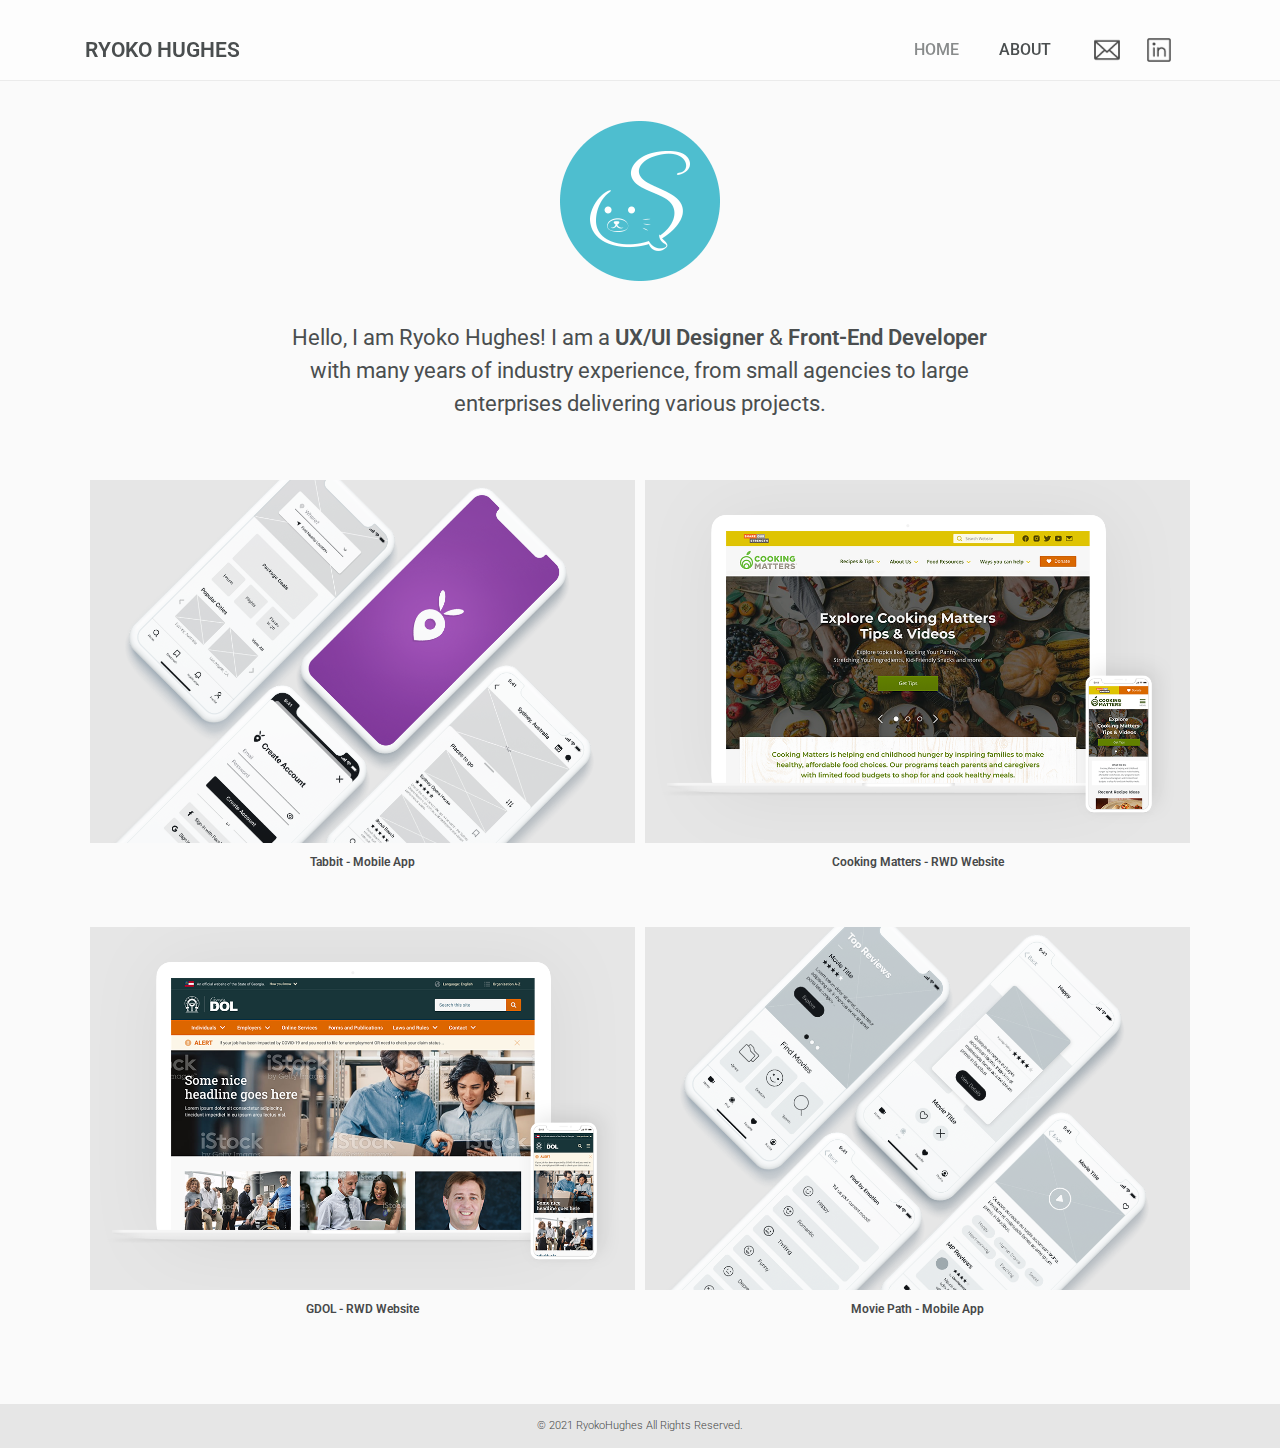
<file: index.html>
<!DOCTYPE html>
<html lang="en">
<head>
    <meta charset="utf-8">
    <meta http-equiv="X-UA-Compatible" content="IE=edge">
    <meta name="viewport" content="width=device-width, initial-scale=1">
    <title>Ryoko Hughes</title>
    <link rel="shortcut icon" href="images/favicon.ico">
    <link rel="stylesheet" href="css/bootstrap-grid.min.css">
    <link rel="stylesheet" href="css/animate.css">
    <link rel="stylesheet" href="css/style.css">
    <!--[if lt IE 9]>
        <script src="https://oss.maxcdn.com/libs/html5shiv/3.7.0/html5shiv.js"></script>
        <script src="https://oss.maxcdn.com/libs/respond.js/1.4.2/respond.min.js"></script>
    <![endif]-->
</head>
<body>
    <!-- Header -->
    <header class="wow fadeIn" data-wow-delay=".5s">
        <div class="container">
            <div class="header-item">
                <h1 id="header-logo"><a href="index.html">Ryoko Hughes</a></h1>
                <button class="mobile-nav-btn"><img src="images/icon-list.png" alt="Mobile Nav"></button>
            </div>
            <nav>
                <ul class="header-nav">
                    <li class="current"><a href="index.html" title="Home">Home</a></li>
                    <li><a href="about.html" title="About">About</a></li>
                    <li class="nav-social-icons">
                        <a href="mailto: info@creativeseals.com" title="Email" class="icon-link"><img src="images/icon-envelope.png" alt="Email"></a>
                        <a href="https://www.linkedin.com/in/ryoko-hughes/" title="LinkedIn" class="icon-link" target="_blank"><img src="images/icon-linkedin.png" alt="LinkedIn"></a>
                    </li>
                </ul>
            </nav>
        </div>
    </header>

    <!-- Hero -->
    <section class="hero container">
        <section class="row">
            <div class="col-md-8 offset-md-2">
              <img src="images/logo.png" alt="Seal" class="hero-logo wow fadeInDown" data-wow-duration="1s" data-wow-delay=".25s">
               <h2 class="tagline wow fadeInUp" data-wow-delay=".5s">Hello, I am Ryoko Hughes! I am a <strong>UX/UI Designer</strong> & <strong>Front-End Developer</strong> with many years of industry experience, from small agencies to large enterprises delivering various projects.</h2>
            </div>
        </section>
    </section>

    <!-- Content -->
    <main class="index-content">
        <div class="container">
            <div class="port-thumb tabbit wow fadeIn" data-wow-delay="1s">
                <a href="work-tabbit.html" class="port-thumb-link">
                    <img src="images/thumb-tabbit.png" alt="Tabbit" class="port-thumb-img">
                </a>
                <p class="port-thumb-desc">Tabbit - Mobile App</p>
            </div>

            <div class="port-thumb cm wow fadeIn" data-wow-delay="1.25s">
                <a href="work-cm.html">
                    <img src="images/thumb-npo.png" alt="NPO" class="port-thumb-img">
                </a>
                <p class="port-thumb-desc">Cooking Matters - RWD Website</p>
            </div>

            <div class="port-thumb gdol wow fadeIn" data-wow-delay="1.5s" data-wow-offset="-350">
                <a href="work-gdol.html">
                    <img src="images/thumb-gdol.png" alt="GDOL" class="port-thumb-img">
                </a>
                <p class="port-thumb-desc">GDOL - RWD Website</p>
            </div>

            <div class="port-thumb mp wow fadeIn" data-wow-delay="1.75s" data-wow-offset="-350">
                <a href="work-mp.html">
                    <img src="images/thumb-moviepath.png" alt="Movie Path" class="port-thumb-img">
                </a>
                <p class="port-thumb-desc">Movie Path - Mobile App</p>
            </div>

        </div>
    </main>

    <!-- Footer -->
    <footer>
        <p class="copyright">&copy; 2021 RyokoHughes All Rights Reserved.</p>
    </footer>
    <script type="text/javascript" src="js/wow.min.js"></script>
    <script>
        wow = new WOW(
          {
            animateClass: 'animated',
            offset: 0
          }
        );
        wow.init();
      </script>
      <!-- HW19 Requirement -->
      <script>
        let msg = 'I\'m adding a nice Java Script';
        console.log(msg);

        let navbar = document.querySelector(".header-nav")
        let ham = document.querySelector(".mobile-nav-btn")
        ham.addEventListener("click", toggleHamburger)

        function toggleHamburger(){
            navbar.classList.toggle("show")
            ham.classList.toggle("active")
        }
        let menuLinks = document.querySelectorAll(".header-nav li")
        menuLinks.forEach( 
            function(menuLink) { 
                menuLink.addEventListener("click", toggleHamburger) 
            }
        )
      </script>
</body>
</html>
</file>
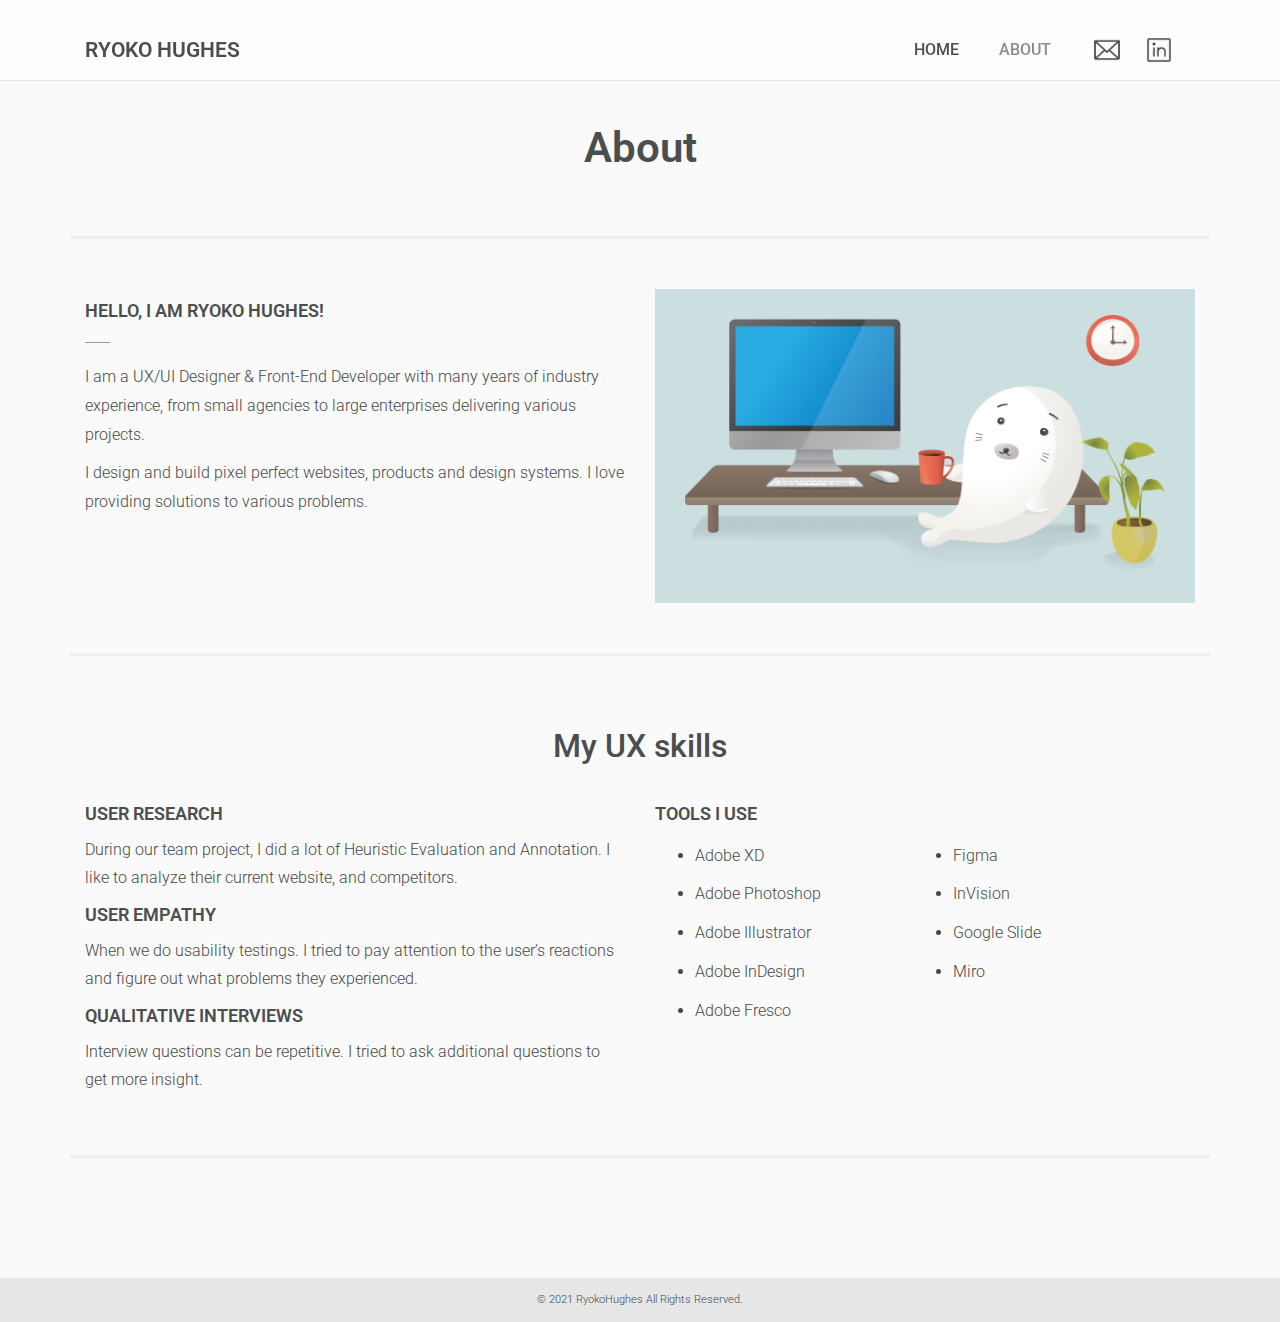
<file: about.html>
<!DOCTYPE html>
<html lang="en">
<head>
    <meta charset="utf-8">
    <meta http-equiv="X-UA-Compatible" content="IE=edge">
    <meta name="viewport" content="width=device-width, initial-scale=1">
    <title>Ryoko Hughes : About</title>
    <link rel="shortcut icon" href="images/favicon.ico">
    <link rel="stylesheet" href="css/bootstrap-grid.min.css">
    <link rel="stylesheet" href="css/animate.css">
    <link rel="stylesheet" href="css/style.css">
    <!--[if lt IE 9]>
        <script src="https://oss.maxcdn.com/libs/html5shiv/3.7.0/html5shiv.js"></script>
        <script src="https://oss.maxcdn.com/libs/respond.js/1.4.2/respond.min.js"></script>
    <![endif]-->
</head>
<body>
    <!-- Header -->
    <header class="wow fadeIn" data-wow-delay=".5s">
        <div class="container">
            <div class="header-item">
                <h1 id="header-logo"><a href="index.html">Ryoko Hughes</a></h1>
                <button class="mobile-nav-btn"><img src="images/icon-list.png" alt="Mobile Nav"></button>
            </div>
            <nav>
                <ul class="header-nav">
                    <li><a href="index.html" title="Home">Home</a></li>
                    <li class="current"><a href="about.html" title="About">About</a></li>
                    <li class="nav-social-icons">
                        <a href="mailto: info@creativeseals.com" title="Email" class="icon-link"><img src="images/icon-envelope.png" alt="Email"></a>
                        <a href="https://www.linkedin.com/in/ryoko-hughes/" title="LinkedIn" class="icon-link" target="_blank"><img src="images/icon-linkedin.png" alt="LinkedIn"></a>
                    </li>
                </ul>
            </nav>
        </div>
    </header>

    <!-- Content -->
    <section class="title">
        <div class="container bottom-border">
            <section class="row">
                <div class="col-md-8 offset-md-2">
                    <h2 class="page-title wow fadeInDown" data-wow-duration="1s" data-wow-delay=".25s">About</h2>
                </div>
            </section>
        </div>
    </section>

    <!-- Content -->
    <main class="content">
        <div class="container">
            <section class="row bottom-border">
                <div class="col-lg-6 port-overview">
                    <h5>Hello, I am Ryoko Hughes!</h5>
                    <p>I am a UX/UI Designer & Front-End Developer with many years of industry experience, from small agencies to large enterprises delivering various projects. </p>
                    <p>I design and build pixel perfect websites, products and design systems. I love providing solutions to various problems.</p>
                </div>
                <div class="col-lg-6 port-thumb-img">
                    <div class="thumb-bg seal-portrait">
                        <img src="images/seal-self.png" alt="Seal" class="port-image">
                    </div>
                </div>
            </section>

            <h3>My UX skills</h3>
            <section class="row bottom-border">
                <div class="col-md-6">
                    <h5>User Research</h5>
                    <p>During our team project, I did a lot of Heuristic Evaluation and Annotation. I like to analyze their current website, and competitors.</p>
                    <h5>User Empathy</h5>
                    <p>When we do usability testings. I tried to pay attention to the user’s reactions and figure out what problems they experienced.</p>
                    <h5>Qualitative Interviews</h5>
                    <p>Interview questions can be repetitive. I tried to ask additional questions to get more insight.</p>
                </div>
                <div class="col-md-6">
                    <h5>Tools I use</h5>
                    <ul class="skill-list">
                        <li>Adobe XD</li>
                        <li>Adobe Photoshop</li>
                        <li>Adobe Illustrator</li>
                        <li>Adobe InDesign</li>
                        <li>Adobe Fresco</li>
                        <li>Figma</li>
                        <li>InVision </li>
                        <li>Google Slide </li>
                        <li>Miro</li>
                    </ul>
                </div>
            </section>
        </div>
    </main>

    <!-- Footer -->
    <footer>
        <p class="copyright">&copy; 2021 RyokoHughes All Rights Reserved.</p>
    </footer>
    <script type="text/javascript" src="js/wow.min.js"></script>
    <script>
        wow = new WOW(
          {
            animateClass: 'animated',
            offset: 0
          }
        );
        wow.init();
      </script>
      <script>
        let msg = 'I\'m adding a nice Java Script';
        console.log(msg);

        let navbar = document.querySelector(".header-nav")
        let ham = document.querySelector(".mobile-nav-btn")
        ham.addEventListener("click", toggleHamburger)

        function toggleHamburger(){
            navbar.classList.toggle("show")
            ham.classList.toggle("active")
        }
        let menuLinks = document.querySelectorAll(".header-nav li")
        menuLinks.forEach( 
            function(menuLink) { 
                menuLink.addEventListener("click", toggleHamburger) 
            }
        )
      </script>
</body>
</html>
</file>
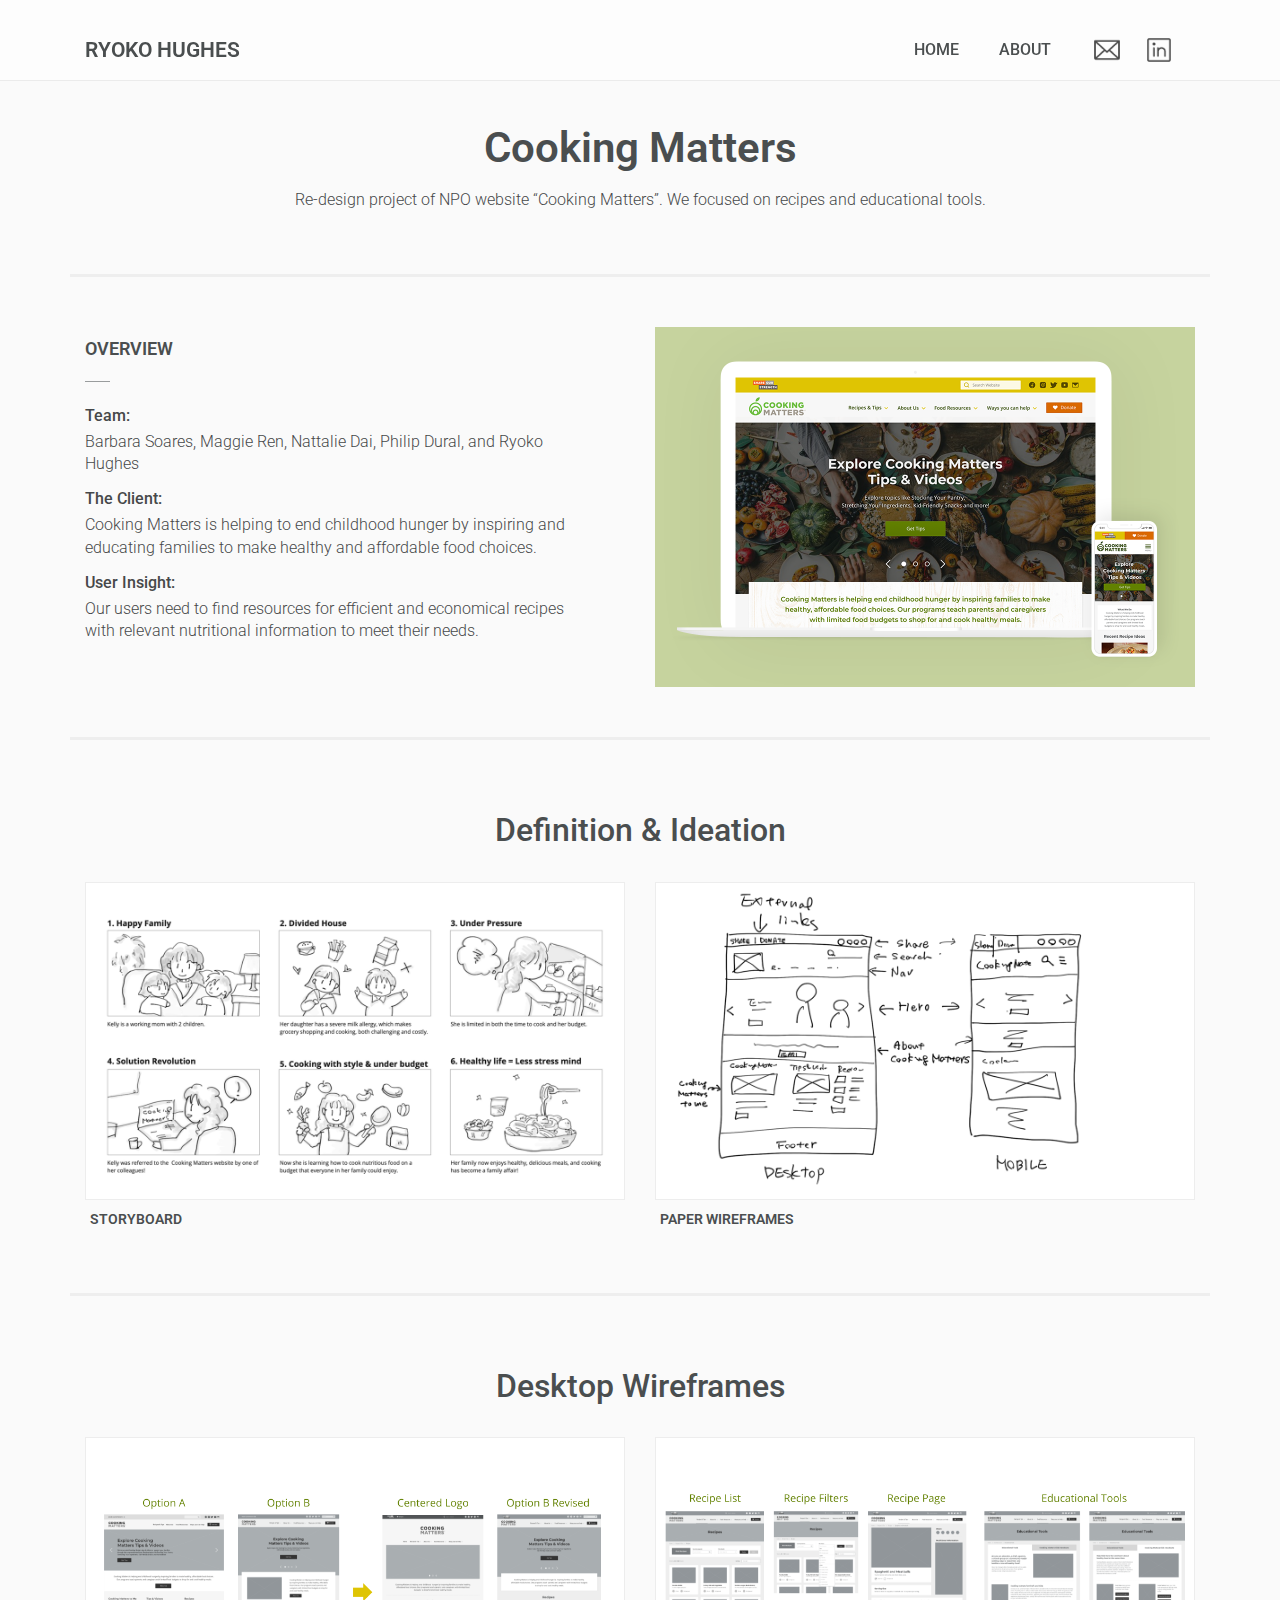
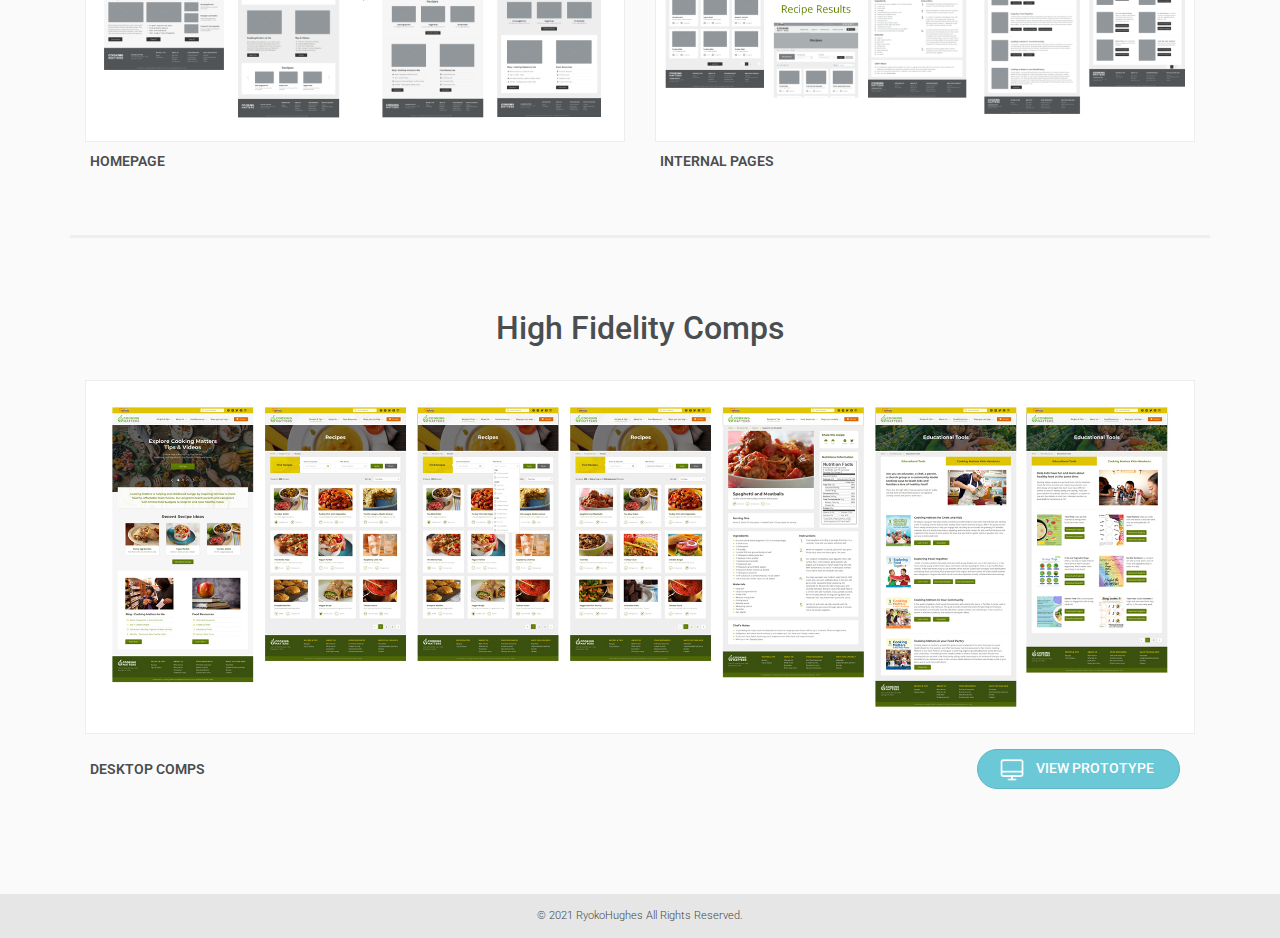
<file: work-cm.html>
<!DOCTYPE html>
<html lang="en">
<head>
    <meta charset="utf-8">
    <meta http-equiv="X-UA-Compatible" content="IE=edge">
    <meta name="viewport" content="width=device-width, initial-scale=1">
    <title>Ryoko Hughes : Cooking Matters</title>
    <link rel="shortcut icon" href="images/favicon.ico">
    <link rel="stylesheet" href="css/bootstrap-grid.min.css">
    <link rel="stylesheet" href="css/animate.css">
    <link rel="stylesheet" href="css/style.css">
    <!--[if lt IE 9]>
        <script src="https://oss.maxcdn.com/libs/html5shiv/3.7.0/html5shiv.js"></script>
        <script src="https://oss.maxcdn.com/libs/respond.js/1.4.2/respond.min.js"></script>
    <![endif]-->
</head>
<body>
    <!-- Header -->
    <header class="wow fadeIn" data-wow-delay=".5s">
        <div class="container">
            <div class="header-item">
                <h1 id="header-logo"><a href="index.html">Ryoko Hughes</a></h1>
                <button class="mobile-nav-btn"><img src="images/icon-list.png" alt="Mobile Nav"></button>
            </div>
            <nav>
                <!-- <p class="mobile-nav"></p> -->
                <ul class="header-nav">
                    <li><a href="index.html" title="Home">Home</a></li>
                    <li><a href="about.html" title="About">About</a></li>
                    <li class="nav-social-icons">
                        <a href="mailto: info@creativeseals.com" title="Email" class="icon-link"><img src="images/icon-envelope.png" alt="Email"></a>
                        <a href="https://www.linkedin.com/in/ryoko-hughes/" title="LinkedIn" class="icon-link" target="_blank"><img src="images/icon-linkedin.png" alt="LinkedIn"></a>
                    </li>
                </ul>
            </nav>
        </div>
    </header>

    <!-- Title -->
    <section class="title">
        <div class="container bottom-border">
            <section class="row">
                <div class="col-md-10 offset-md-1">
                  <h2 class="page-title wow fadeInDown" data-wow-duration="1s" data-wow-delay=".25s">Cooking Matters</h2>
                  <p class="page-sub-title wow fadeInUp" data-wow-duration="1s" data-wow-delay=".5s">Re-design project of NPO website “Cooking Matters”. We focused on recipes and educational tools.</p>
                </div>
            </section>
        </div>
    </section>

    <!-- Content -->
    <main class="content">
        <div class="container">
            <section class="row bottom-border">
                <div class="col-lg-6 port-overview">
                    <h5>Overview</h5>
                    <dl>
                        <dt>Team:</dt>
                        <dd>Barbara Soares, Maggie Ren, Nattalie Dai, Philip Dural, and Ryoko Hughes</dd>
                        <dt>The Client:</dt>
                        <dd>Cooking Matters is helping to end childhood hunger by inspiring and educating families to make healthy and affordable food choices. </dd>
                        <dt>User Insight:</dt>
                        <dd>Our users need to find resources for efficient and economical recipes with relevant nutritional information to meet their needs.</dd>
                    </dl>
                </div>
                <div class="col-lg-6 port-thumb-img">
                    <div class="thumb-bg cm">
                        <img src="images/thumb-npo.png" alt="Cooking Matters" class="port-image">
                    </div>
                </div>
            </section>

            <h3>Definition &amp; Ideation</h3>
            <section class="row bottom-border">
                <div class="col-md-6 port-item">
                    <a href="images/npo-storyboard.jpg" data-type="image" data-fslightbox>
                        <img src="images/npo-storyboard.jpg" alt="Storyboard" class="port-image">
                    </a>
                    <h5>Storyboard</h5>
                </div>
                <div class="col-md-6 port-item">
                    <a href="images/npo-paper-wire.jpg" data-type="image" data-fslightbox>
                        <img src="images/npo-paper-wire.jpg" alt="Paper Wireframes" class="port-image">
                    </a>
                    <h5>Paper Wireframes</h5>
                </div>
            </section>

            <h3>Desktop Wireframes</h3>
            <section class="row bottom-border">
                <div class="col-md-6 port-item">
                    <a href="images/npo-desktop-wire01.png" data-type="image" data-fslightbox>
                        <img src="images/npo-desktop-wire01.png" alt="Homepage Wireframes" class="port-image">
                    </a>
                    <h5>Homepage</h5>

                </div>
                <div class="col-md-6 port-item">
                    <a href="images/npo-desktop-wire02.png" data-type="image" data-fslightbox>
                       <img src="images/npo-desktop-wire02.png" alt="Recipe Wireframes" class="port-image">
                    </a>
                    <h5>Internal Pages</h5>
                </div>
            </section>

            <h3>High Fidelity Comps</h3>
            <section class="row">
                <div class="col-sm-12 port-item">
                    <a href="images/npo-desktop-comps.jpg" data-type="image" data-fslightbox>
                       <img src="images/npo-desktop-comps.jpg" alt="Paper Wireframes" class="port-image">
                    </a>
                    <section class="row btn-right">
                        <h5>Desktop Comps</h5>
                        <p>
                            <a href="https://www.figma.com/proto/3JUARQ4RPCtksBnAr0uqvw/Cooking-Matters-HiFi-Only?node-id=335%3A7227&viewport=273%2C692%2C0.10871068388223648&scaling=scale-down" title="View Prototype" class="icon-button" target="_blank">
                                <img src="images/icon-desktop.png" alt="icon" class="btn-icon-img">
                                <span class="btn-icon-text">View Prototype</span>
                            </a>
                        </p>
                    </section>
            </section>

        </div>
    </main>

    <!-- Footer -->
    <footer>
        <p class="copyright">&copy; 2021 RyokoHughes All Rights Reserved.</p>
    </footer>
    <script type="text/javascript" src="js/wow.min.js"></script>
    <script type="text/javascript" src="js/fslightbox.js"></script>
    <script>
        wow = new WOW(
          {
            animateClass: 'animated',
            offset: 0
          }
        );
        wow.init();
      </script>
      <script>
        let msg = 'I\'m adding a nice Java Script';
        console.log(msg);

        let navbar = document.querySelector(".header-nav")
        let ham = document.querySelector(".mobile-nav-btn")
        ham.addEventListener("click", toggleHamburger)

        function toggleHamburger(){
            navbar.classList.toggle("show")
            ham.classList.toggle("active")
        }
        let menuLinks = document.querySelectorAll(".header-nav li")
        menuLinks.forEach( 
            function(menuLink) { 
                menuLink.addEventListener("click", toggleHamburger) 
            }
        )
      </script>
</body>
</html>
</file>
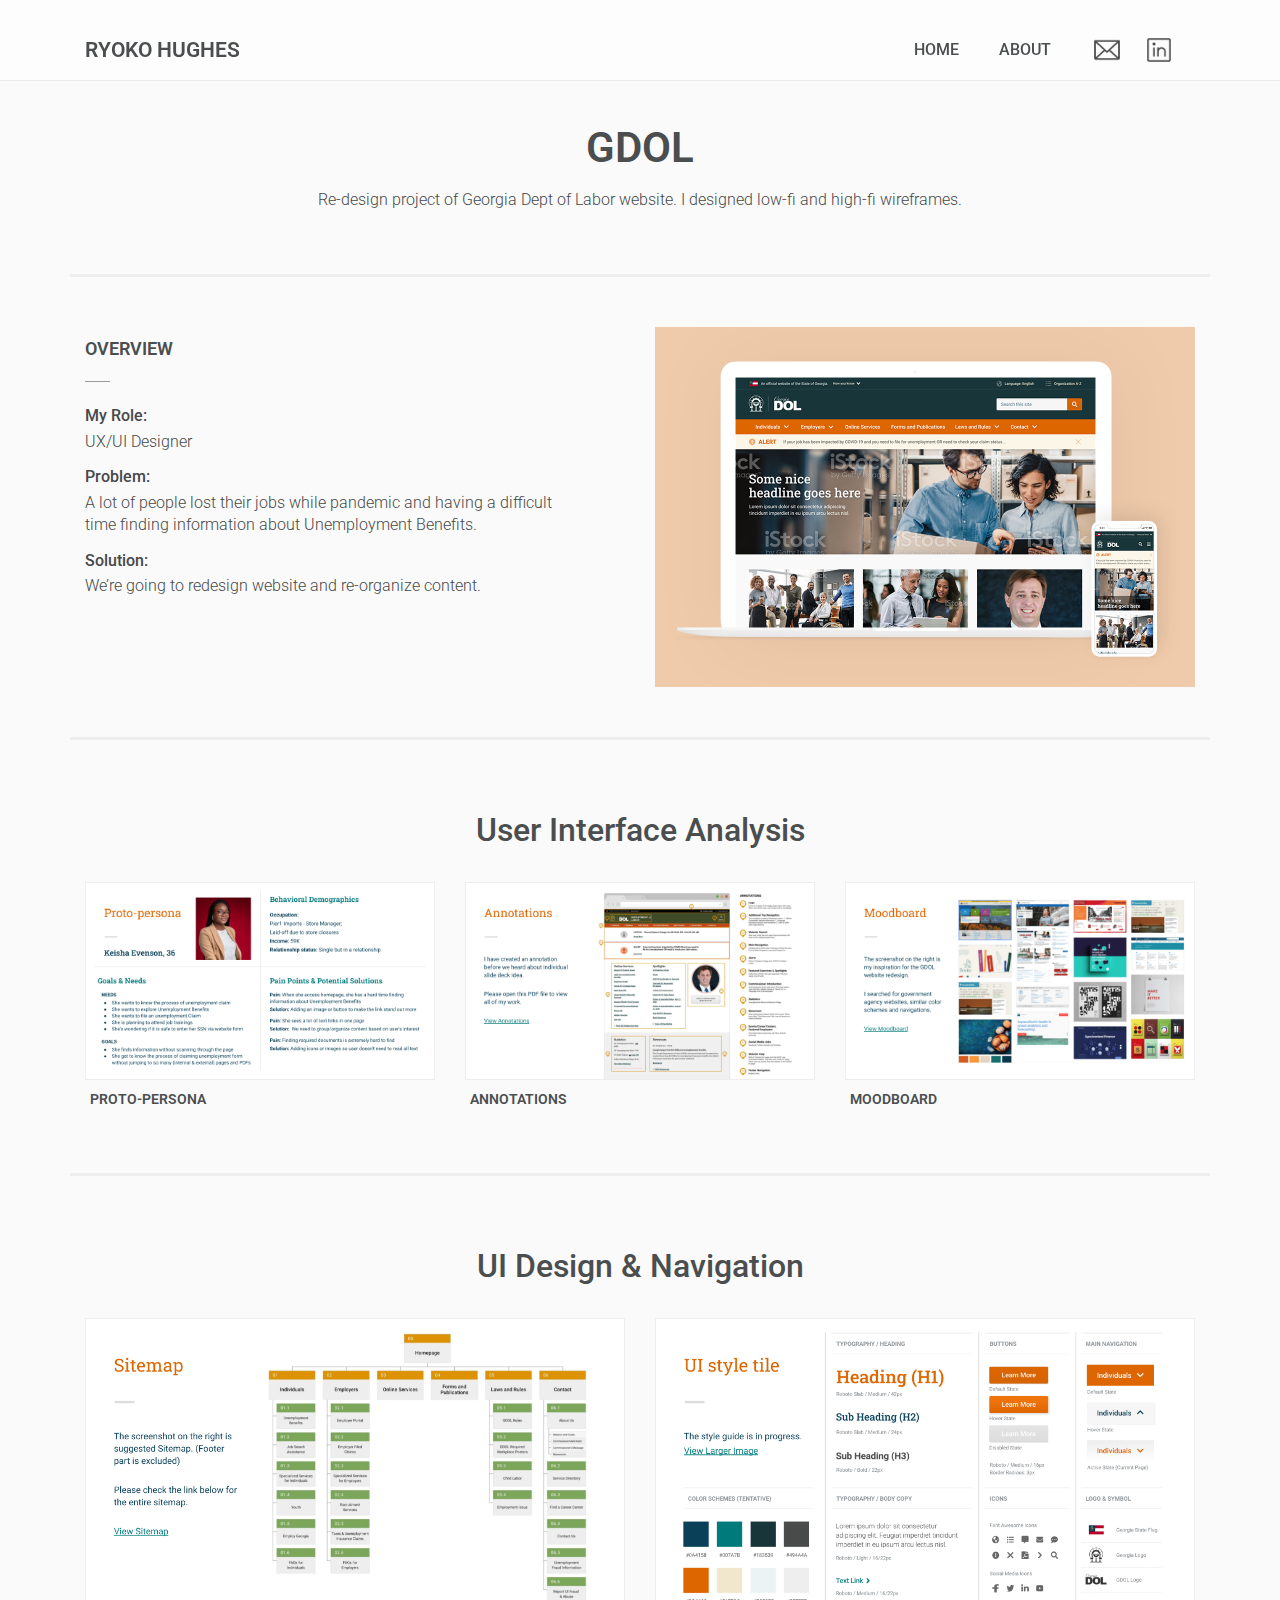
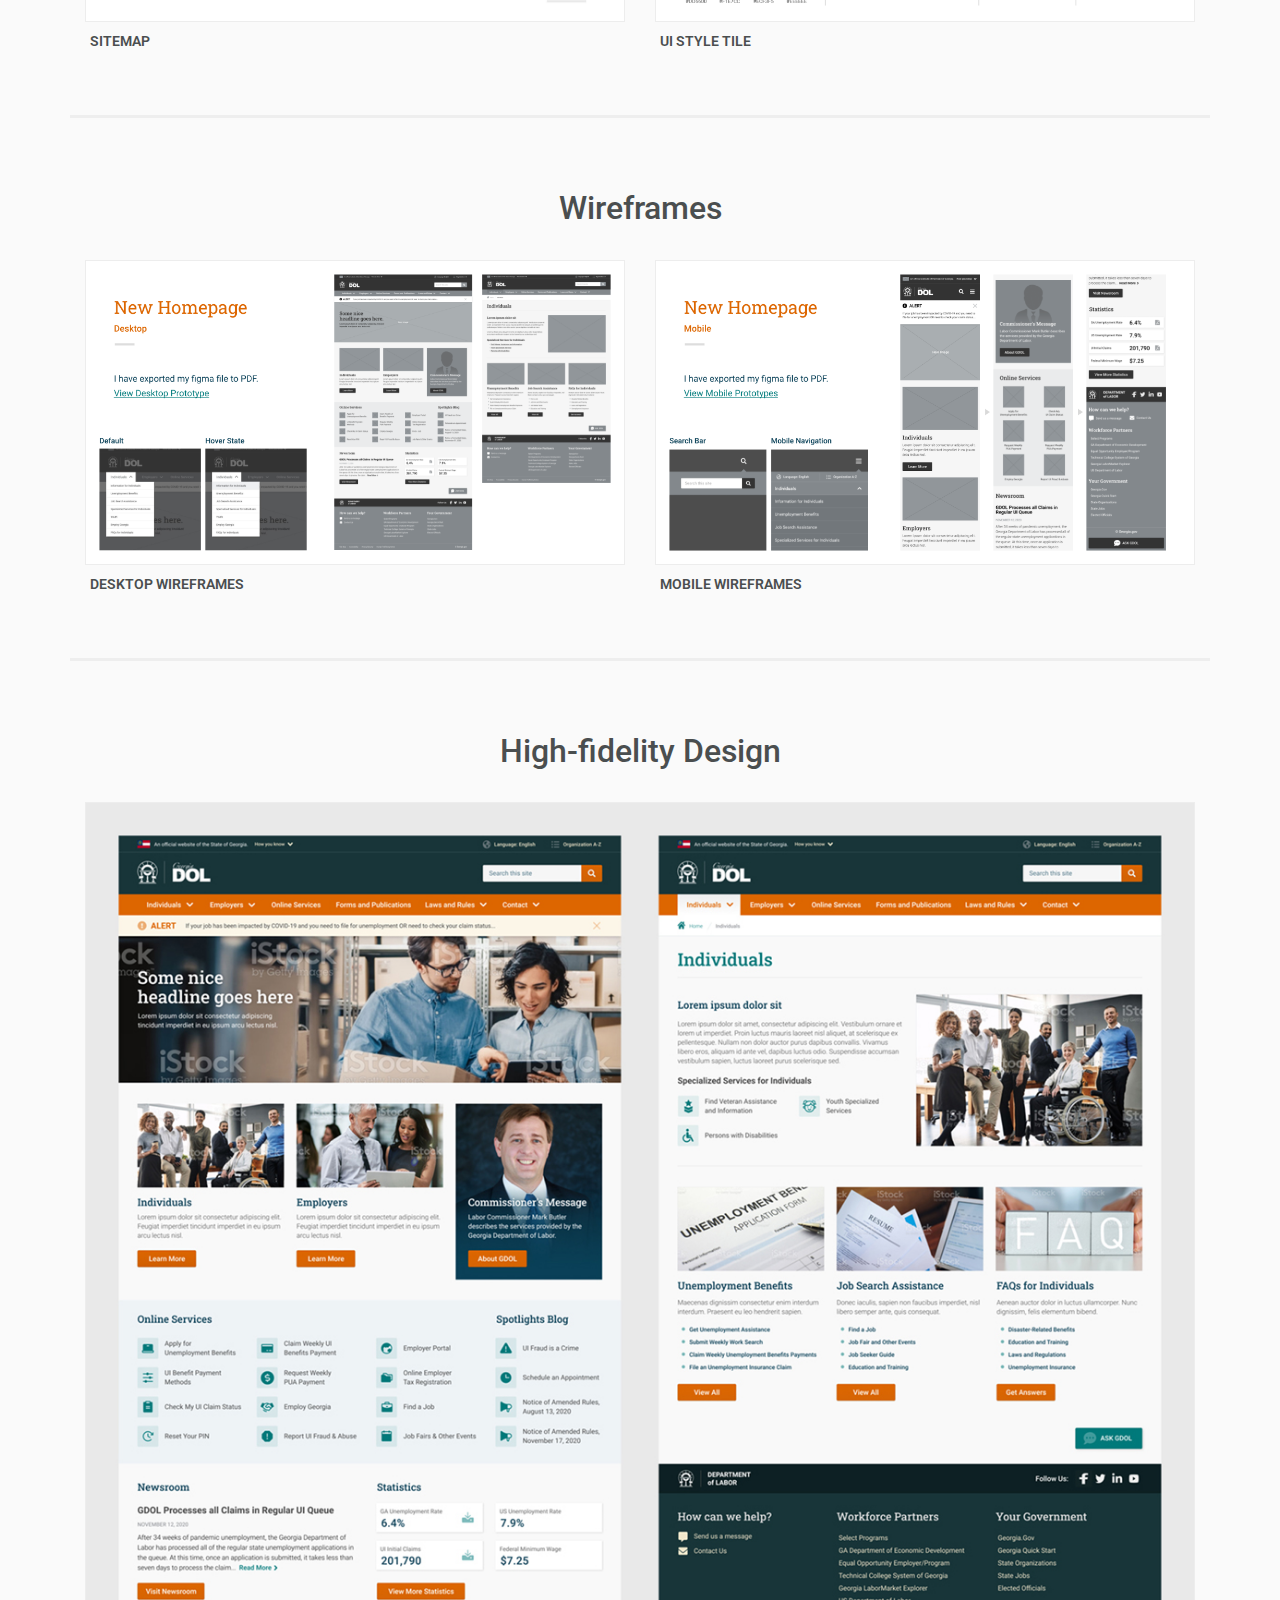
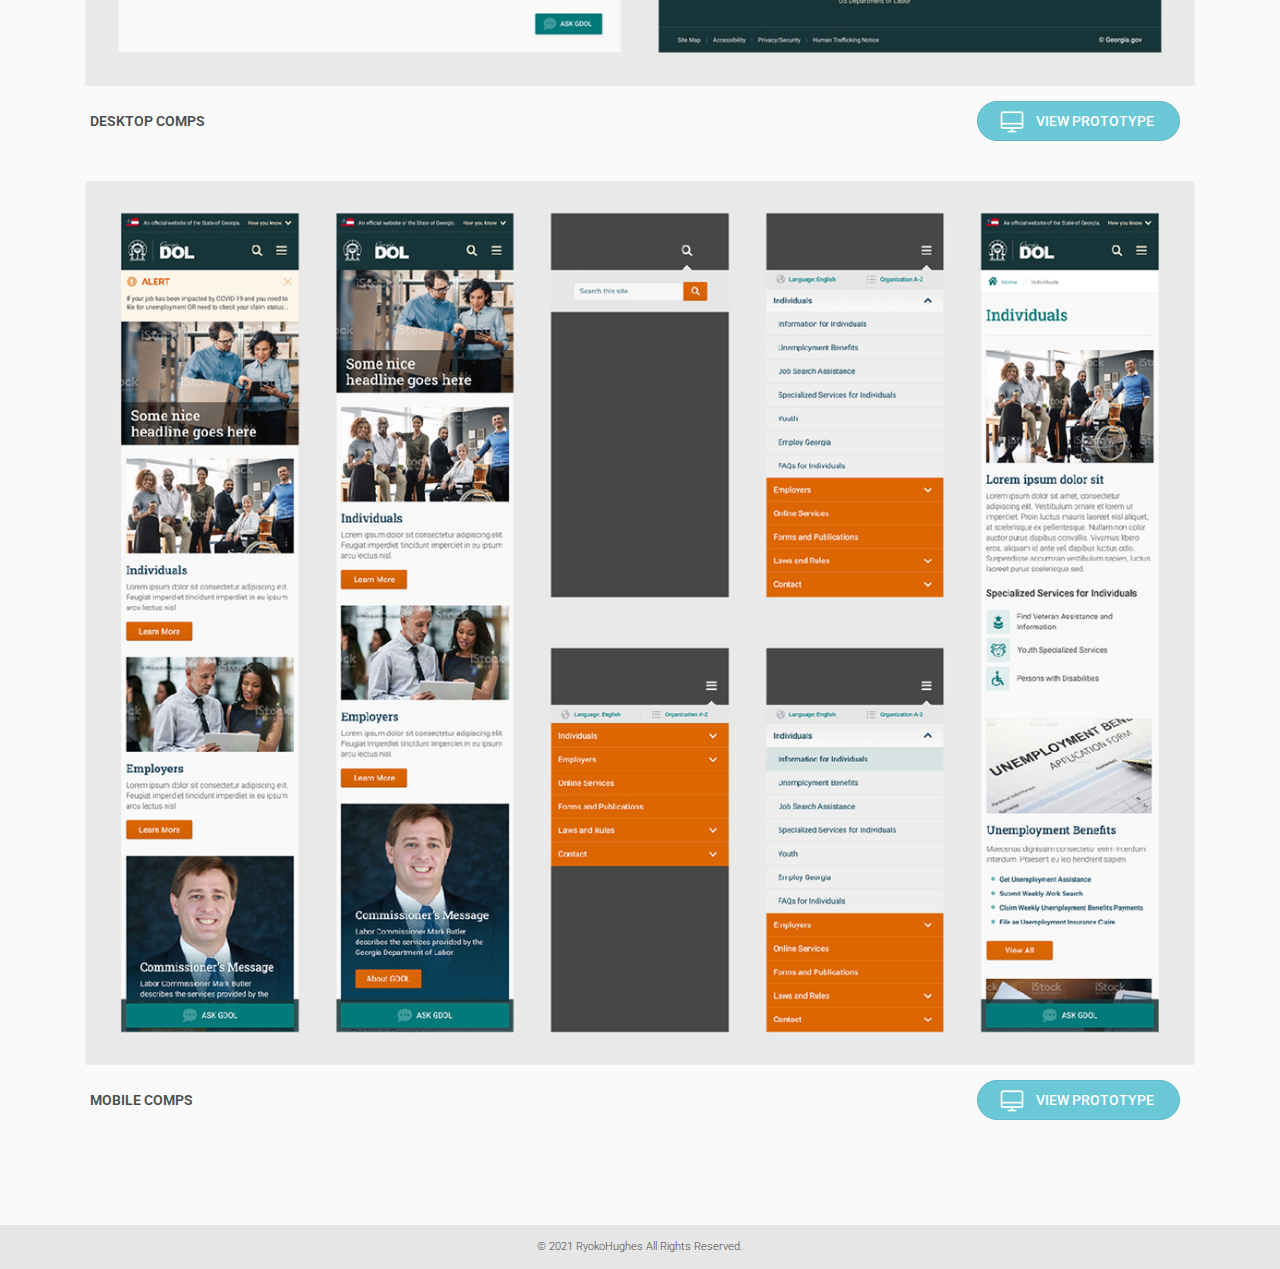
<file: work-gdol.html>
<!DOCTYPE html>
<html lang="en">
<head>
    <meta charset="utf-8">
    <meta http-equiv="X-UA-Compatible" content="IE=edge">
    <meta name="viewport" content="width=device-width, initial-scale=1">
    <title>Ryoko Hughes : GDOL</title>
    <link rel="shortcut icon" href="images/favicon.ico">
    <link rel="stylesheet" href="css/bootstrap-grid.min.css">
    <link rel="stylesheet" href="css/animate.css">
    <link rel="stylesheet" href="css/style.css">
    <!--[if lt IE 9]>
        <script src="https://oss.maxcdn.com/libs/html5shiv/3.7.0/html5shiv.js"></script>
        <script src="https://oss.maxcdn.com/libs/respond.js/1.4.2/respond.min.js"></script>
    <![endif]-->
</head>
<body>
    <!-- Header -->
    <header class="wow fadeIn" data-wow-delay=".5s">
        <div class="container">
            <div class="header-item">
                <h1 id="header-logo"><a href="index.html">Ryoko Hughes</a></h1>
                <button class="mobile-nav-btn"><img src="images/icon-list.png" alt="Mobile Nav"></button>
            </div>
            <nav>
                <!-- <p class="mobile-nav"></p> -->
                <ul class="header-nav">
                    <li><a href="index.html" title="Home">Home</a></li>
                    <li><a href="about.html" title="About">About</a></li>
                    <li class="nav-social-icons">
                        <a href="mailto: info@creativeseals.com" title="Email" class="icon-link"><img src="images/icon-envelope.png" alt="Email"></a>
                        <a href="https://www.linkedin.com/in/ryoko-hughes/" title="LinkedIn" class="icon-link" target="_blank"><img src="images/icon-linkedin.png" alt="LinkedIn"></a>
                    </li>
                </ul>
            </nav>
        </div>
    </header>

    <!-- Title -->
    <section class="title">
        <div class="container bottom-border">
            <section class="row">
                <div class="col-md-10 offset-md-1">
                    <h2 class="page-title wow fadeInDown" data-wow-duration="1s" data-wow-delay=".25s">GDOL</h2>
                    <p class="page-sub-title wow fadeInUp" data-wow-duration="1s" data-wow-delay=".5s">Re-design project of Georgia Dept of Labor website. I designed low-fi and high-fi wireframes.</p>
                </div>
            </section>
        </div>
    </section>

    <!-- Content -->
    <main class="content">
        <div class="container">
            <section class="row bottom-border">
                <div class="col-lg-6 port-overview">
                    <h5>Overview</h5>
                    <dl>
                        <dt>My Role:</dt>
                        <dd>UX/UI Designer</dd>
                        <dt>Problem:</dt>
                        <dd>A lot of people lost their jobs while pandemic and having a difficult time finding information about Unemployment Benefits.</dd>
                        <dt>Solution:</dt>
                        <dd>We’re going to redesign website and re-organize content.</dd>
                    </dl>
                </div>
                <div class="col-lg-6 port-thumb-img">
                    <div class="thumb-bg gdol">
                        <img src="images/thumb-gdol.png" alt="GDOL" class="port-image">
                    </div>
                </div>
            </section>

            <h3>User Interface Analysis</h3>
            <section class="row bottom-border">
                <div class="col-md-4 port-item">
                    <a href="images/gdol-proto-persona.png" data-type="image" data-fslightbox>
                        <img src="images/gdol-proto-persona.png" alt="Proto-persona" class="port-image">
                    </a>
                    <h5>Proto-persona</h5>
                </div>
                <div class="col-md-4 port-item">
                    <a href="images/gdol-annotations.png" data-type="image" data-fslightbox>
                        <img src="images/gdol-annotations.png" alt="Annotations" class="port-image">
                    </a>
                    <h5>Annotations</h5>
                </div>
                <div class="col-md-4 port-item">
                    <a href="images/gdol-moodboard.png" data-type="image" data-fslightbox>
                       <img src="images/gdol-moodboard.png" alt="Moodboard" class="port-image">
                    </a>
                    <h5>Moodboard</h5>
                </div>
            </section>

            <h3>UI Design & Navigation</h3>
            <section class="row bottom-border">
                <div class="col-md-6 port-item">
                    <a href="images/gdol-sitemap.png" data-type="image" data-fslightbox>
                       <img src="images/gdol-sitemap.png" alt="Sitemap" class="port-image">
                    </a>
                    <h5>Sitemap</h5>
                </div>
                <div class="col-md-6 port-item">
                    <a href="images/gdol-style.png" data-type="image" data-fslightbox>
                        <img src="images/gdol-style.png" alt="UI style tile" class="port-image">
                    </a>
                    <h5>UI style tile</h5>
                </div>
            </section>

            <h3>Wireframes</h3>
            <section class="row bottom-border">
                <div class="col-md-6 port-item">
                    <a href="images/gdol-wire-desktop.png" data-type="image" data-fslightbox>
                        <img src="images/gdol-wire-desktop.png" alt="Desktop Wireframes" class="port-image">
                    </a>
                    <h5>Desktop Wireframes</h5>
                </div>
                <div class="col-md-6 port-item">
                    <a href="images/gdol-wire-mobile.png" data-type="image" data-fslightbox>
                        <img src="images/gdol-wire-mobile.png" alt="Mobile Wireframes" class="port-image">
                    </a>
                    <h5>Mobile Wireframes</h5>
                </div>
            </section>

            <h3>High-fidelity Design</h3>
            <section class="row">
                <div class="col-sm-12 port-item">
                    <a href="images/gdol-comp-desktop.jpg" data-type="image" data-fslightbox>
                       <img src="images/gdol-comp-desktop.jpg" alt="Desktop" class="port-image">
                    </a>
                    <section class="row btn-right">
                        <h5>Desktop Comps</h5>
                        <p>
                            <a href="https://www.figma.com/proto/30vMYM70sXzPHRvpDloKAF/DOL-U12-Homepage-Comp-RH?node-id=208%3A86&viewport=262%2C467%2C0.18966475129127502&scaling=scale-down" title="View Prototype" class="icon-button" target="_blank">
                                <img src="images/icon-desktop.png" alt="icon" class="btn-icon-img">
                                <span class="btn-icon-text">View Prototype</span>
                            </a>
                        </p>
                    </section>
                    <a href="images/gdol-comp-mobile.jpg" data-type="image" data-fslightbox>
                      <img src="images/gdol-comp-mobile.jpg" alt="Desktop" class="port-image">
                    </a>
                    <section class="row btn-right">
                        <h5>Mobile Comps</h5>
                        <p>
                            <a href="https://www.figma.com/proto/30vMYM70sXzPHRvpDloKAF/DOL-U12-Homepage-Comp-RH?node-id=213%3A86&viewport=138%2C267%2C0.44395512342453003&scaling=min-zoom" title="View Prototype" class="icon-button" target="_blank">
                                <img src="images/icon-desktop.png" alt="icon" class="btn-icon-img">
                                <span class="btn-icon-text">View Prototype</span>
                            </a>
                        </p>
                    </section>
                </div>
            </section>

        </div>
    </main>

    <!-- Footer -->
    <footer>
        <p class="copyright">&copy; 2021 RyokoHughes All Rights Reserved.</p>
    </footer>
    <script type="text/javascript" src="js/wow.min.js"></script>
    <script type="text/javascript" src="js/fslightbox.js"></script>
    <script>
        wow = new WOW(
          {
            animateClass: 'animated',
            offset: 0
          }
        );
        wow.init();
      </script>
      <script>
        let msg = 'I\'m adding a nice Java Script';
        console.log(msg);

        let navbar = document.querySelector(".header-nav")
        let ham = document.querySelector(".mobile-nav-btn")
        ham.addEventListener("click", toggleHamburger)

        function toggleHamburger(){
            navbar.classList.toggle("show")
            ham.classList.toggle("active")
        }
        let menuLinks = document.querySelectorAll(".header-nav li")
        menuLinks.forEach( 
            function(menuLink) { 
                menuLink.addEventListener("click", toggleHamburger) 
            }
        )
      </script>
</body>
</html>
</file>
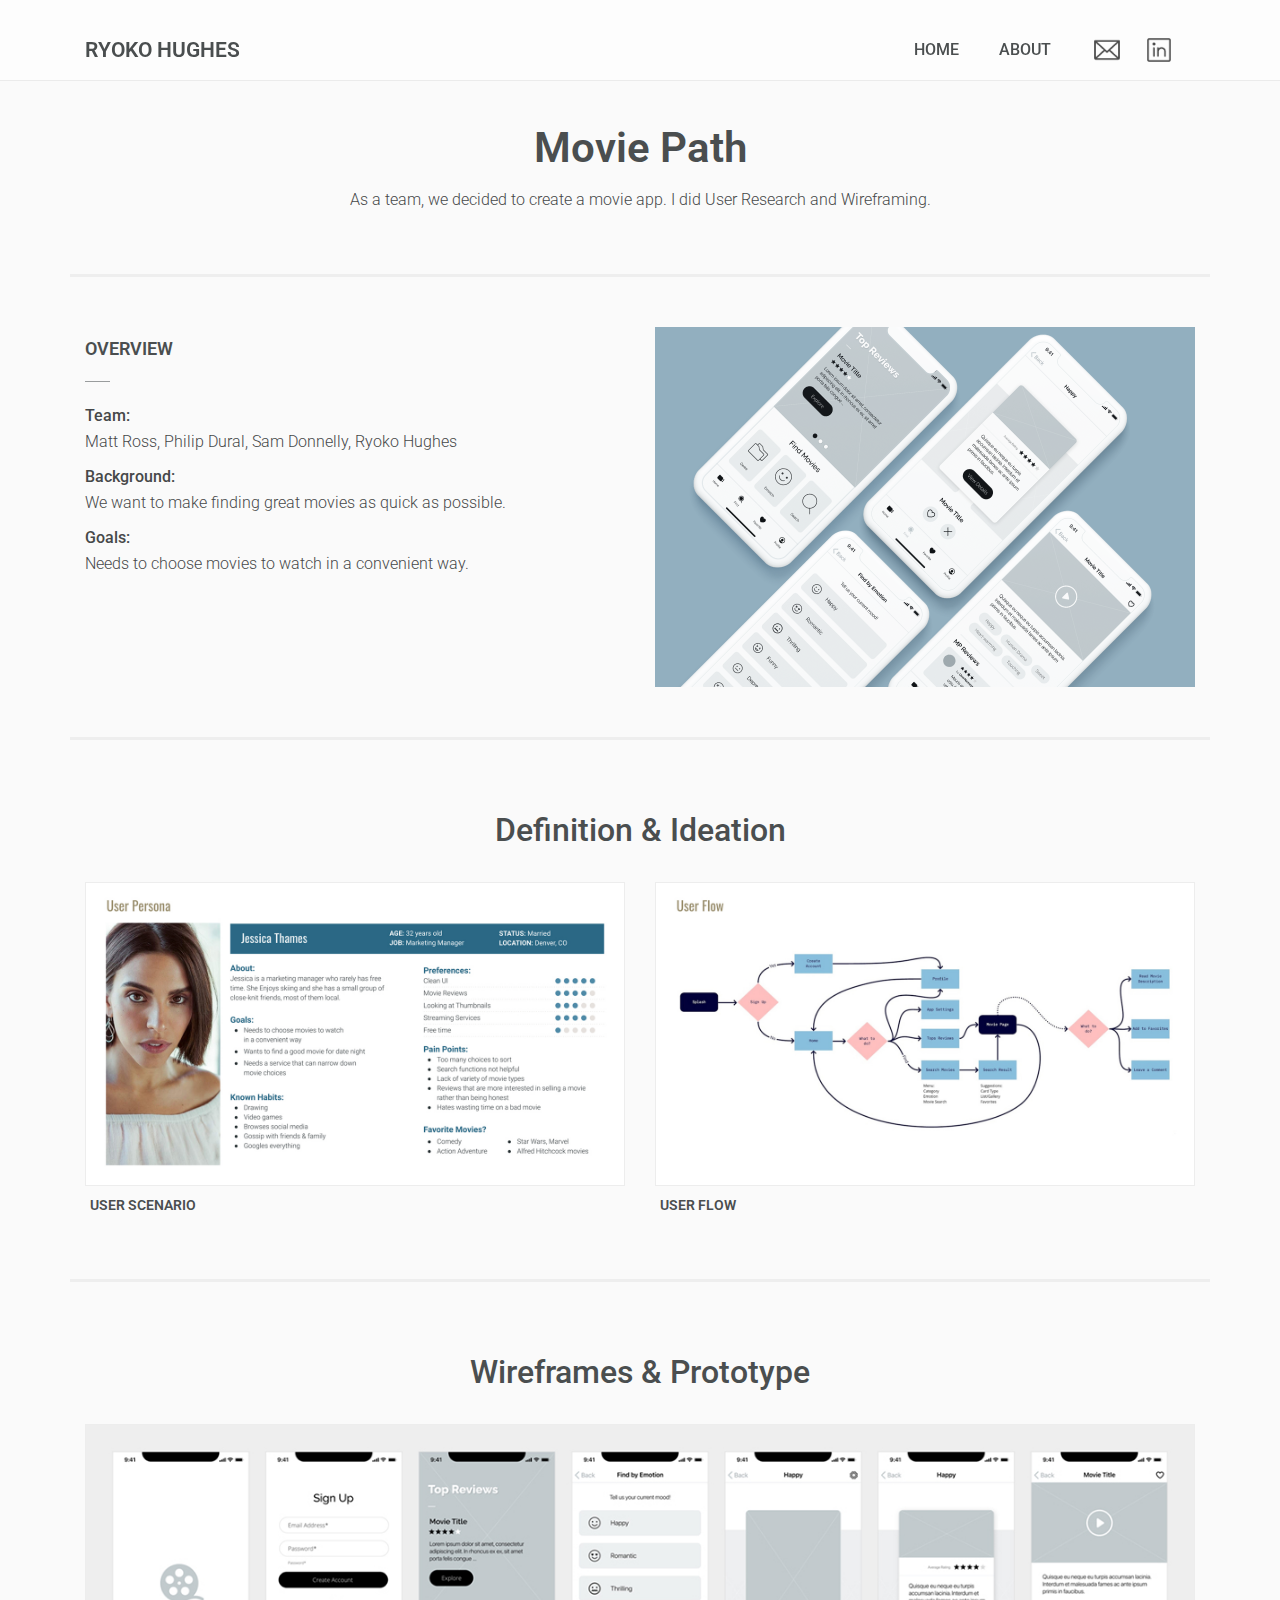
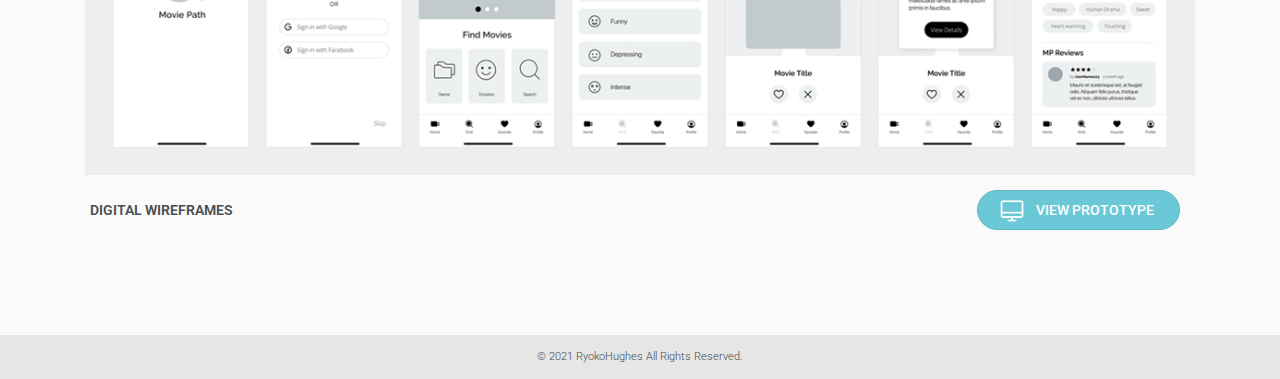
<file: work-mp.html>
<!DOCTYPE html>
<html lang="en">
<head>
    <meta charset="utf-8">
    <meta http-equiv="X-UA-Compatible" content="IE=edge">
    <meta name="viewport" content="width=device-width, initial-scale=1">
    <title>Ryoko Hughes : Movie Path</title>
    <link rel="shortcut icon" href="images/favicon.ico">
    <link rel="stylesheet" href="css/bootstrap-grid.min.css">
    <link rel="stylesheet" href="css/animate.css">
    <link rel="stylesheet" href="css/style.css">
    <!--[if lt IE 9]>
        <script src="https://oss.maxcdn.com/libs/html5shiv/3.7.0/html5shiv.js"></script>
        <script src="https://oss.maxcdn.com/libs/respond.js/1.4.2/respond.min.js"></script>
    <![endif]-->
</head>
<body>
    <!-- Header -->
    <header class="wow fadeIn" data-wow-delay=".5s">
        <div class="container">
            <div class="header-item">
                <h1 id="header-logo"><a href="index.html">Ryoko Hughes</a></h1>
                <button class="mobile-nav-btn"><img src="images/icon-list.png" alt="Mobile Nav"></button>
            </div>
            <nav>
                <!-- <p class="mobile-nav"></p> -->
                <ul class="header-nav">
                    <li><a href="index.html" title="Home">Home</a></li>
                    <li><a href="about.html" title="About">About</a></li>
                    <li class="nav-social-icons">
                        <a href="mailto: info@creativeseals.com" title="Email" class="icon-link"><img src="images/icon-envelope.png" alt="Email"></a>
                        <a href="https://www.linkedin.com/in/ryoko-hughes/" title="LinkedIn" class="icon-link" target="_blank"><img src="images/icon-linkedin.png" alt="LinkedIn"></a>
                    </li>
                </ul>
            </nav>
        </div>
    </header>

    <!-- Title -->
    <section class="title">
        <div class="container bottom-border">
            <section class="row">
                <div class="col-md-10 offset-md-1">
                   <h2 class="page-title wow fadeInDown" data-wow-duration="1s" data-wow-delay=".25s">Movie Path</h2>
                     <p class="page-sub-title wow fadeInUp" data-wow-duration="1s" data-wow-delay=".5s">As a team, we decided to create a movie app. I did User Research and Wireframing.</p>
                </div>
            </section>
        </div>
    </section>

    <!-- Content -->
    <main class="content">
        <div class="container">
            <section class="row bottom-border">
                <div class="col-lg-6 port-overview">
                    <h5>Overview</h5>
                    <dl>
                        <dt>Team:</dt>
                        <dd>Matt Ross, Philip Dural, Sam Donnelly, Ryoko Hughes</dd>
                        <dt>Background:</dt>
                        <dd>We want to make finding great movies as quick as possible.</dd>
                        <dt>Goals:</dt>
                        <dd>Needs to choose movies to watch in a convenient way.</dd>
                    </dl>
                </div>
                <div class="col-lg-6 port-thumb-img">
                    <div class="thumb-bg mp">
                        <img src="images/thumb-moviepath.png" alt="Movie Path" class="port-image">
                    </div>
                </div>
            </section>

            <h3>Definition &amp; Ideation</h3>
            <section class="row bottom-border">
                <div class="col-md-6 port-item">
                    <a href="images/mp-user-persona.jpg" data-type="image" data-fslightbox>
                        <img src="images/mp-user-persona.jpg" alt="User Persona" class="port-image">
                    </a>
                    <h5>User Scenario</h5>
                </div>
                <div class="col-md-6 port-item">
                    <a href="images/mp-user-flow.jpg" data-type="image" data-fslightbox>
                        <img src="images/mp-user-flow.jpg" alt="User Flow" class="port-image">
                    </a>
                    <h5>User Flow</h5>
                </div>
            </section>

            <h3>Wireframes &amp; Prototype</h3>
            <section class="row">
                <div class="col-sm-12 port-item">
                    <a href="images/mp-wire.jpg" data-type="image" data-fslightbox>
                        <img src="images/mp-wire.jpg" alt="Digital Wireframes" class="port-image">
                    </a>
                    <section class="row btn-right">
                        <h5>Digital Wireframes</h5>
                        <!-- <p>Fusce vulputate interdum fermentum. Mauris sollicitudin arcu nibh, et hendrerit nulla et.</p> -->
                        <p>
                            <a href="https://www.figma.com/proto/l1pjcXLX5go7W0DMif67r1/Movie-Path-RH?node-id=1%3A2&scaling=scale-down" title="View Prototype" class="icon-button" target="_blank">
                                <img src="images/icon-desktop.png" alt="icon" class="btn-icon-img">
                                <span class="btn-icon-text">View Prototype</span>
                            </a>
                        </p>
                    </section>
                </div>
            </section>

        </div>
    </main>

    <!-- Footer -->
    <footer>
        <p class="copyright">&copy; 2021 RyokoHughes All Rights Reserved.</p>
    </footer>
    <script type="text/javascript" src="js/wow.min.js"></script>
    <script type="text/javascript" src="js/fslightbox.js"></script>
    <script>
        wow = new WOW(
          {
            animateClass: 'animated',
            offset: 0
          }
        );
        wow.init();
      </script>
      <script>
        let msg = 'I\'m adding a nice Java Script';
        console.log(msg);

        let navbar = document.querySelector(".header-nav")
        let ham = document.querySelector(".mobile-nav-btn")
        ham.addEventListener("click", toggleHamburger)

        function toggleHamburger(){
            navbar.classList.toggle("show")
            ham.classList.toggle("active")
        }
        let menuLinks = document.querySelectorAll(".header-nav li")
        menuLinks.forEach( 
            function(menuLink) { 
                menuLink.addEventListener("click", toggleHamburger) 
            }
        )
      </script>
</body>
</html>
</file>
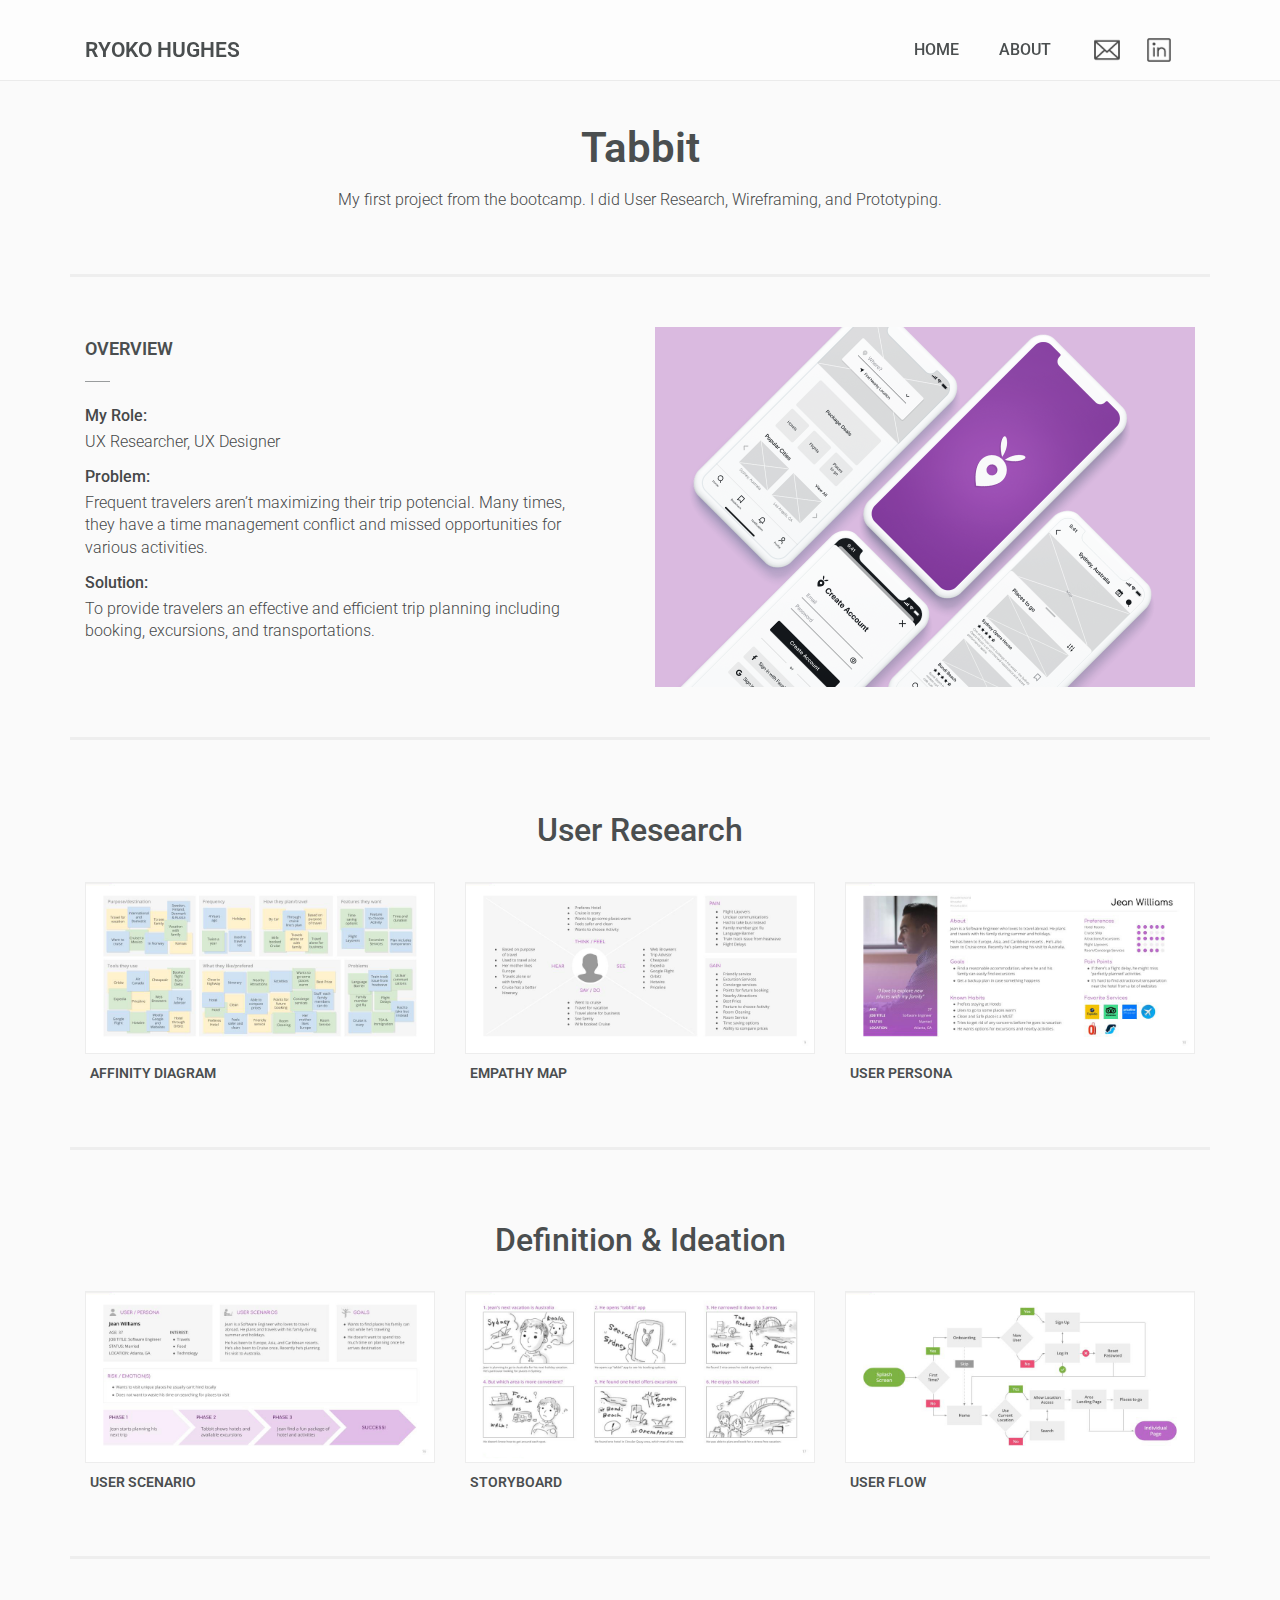
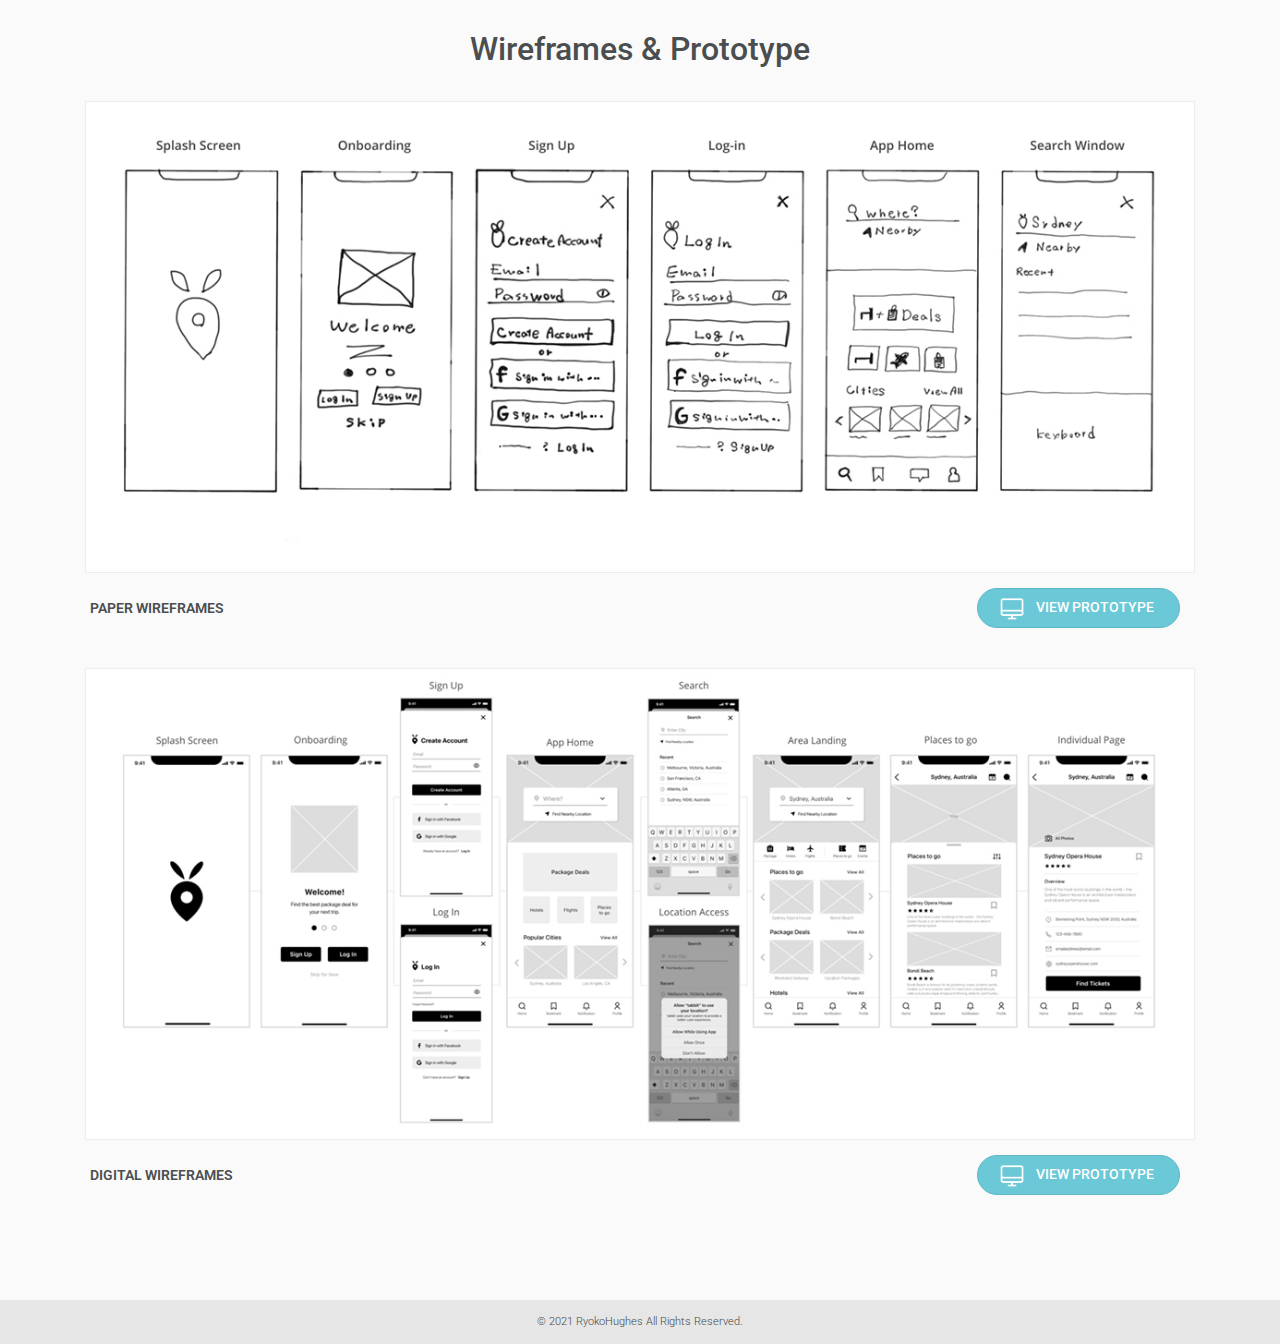
<file: work-tabbit.html>
<!DOCTYPE html>
<html lang="en">
<head>
    <meta charset="utf-8">
    <meta http-equiv="X-UA-Compatible" content="IE=edge">
    <meta name="viewport" content="width=device-width, initial-scale=1">
    <title>Ryoko Hughes : Tabbit</title>
    <link rel="shortcut icon" href="images/favicon.ico">
    <link rel="stylesheet" href="css/bootstrap-grid.min.css">
    <link rel="stylesheet" href="css/animate.css">
    <link rel="stylesheet" href="css/style.css">
    <!--[if lt IE 9]>
        <script src="https://oss.maxcdn.com/libs/html5shiv/3.7.0/html5shiv.js"></script>
        <script src="https://oss.maxcdn.com/libs/respond.js/1.4.2/respond.min.js"></script>
    <![endif]-->
</head>
<body>
    <!-- Header -->
    <header class="wow fadeIn" data-wow-delay=".5s">
        <div class="container">
            <div class="header-item">
                <h1 id="header-logo"><a href="index.html">Ryoko Hughes</a></h1>
                <button class="mobile-nav-btn"><img src="images/icon-list.png" alt="Mobile Nav"></button>
            </div>
            <nav>
                <!-- <p class="mobile-nav"></p> -->
                <ul class="header-nav">
                    <li><a href="index.html" title="Home">Home</a></li>
                    <li><a href="about.html" title="About">About</a></li>
                    <li class="nav-social-icons">
                        <a href="mailto: info@creativeseals.com" title="Email" class="icon-link"><img src="images/icon-envelope.png" alt="Email"></a>
                        <a href="https://www.linkedin.com/in/ryoko-hughes/" title="LinkedIn" class="icon-link" target="_blank"><img src="images/icon-linkedin.png" alt="LinkedIn"></a>
                    </li>
                </ul>
            </nav>
        </div>
    </header>

    <!-- Title -->
    <section class="title">
        <div class="container bottom-border">
            <section class="row">
                <div class="col-md-10 offset-md-1">
                    <h2 class="page-title wow fadeInDown" data-wow-duration="1s" data-wow-delay=".25s">Tabbit</h2>
                    <p class="page-sub-title wow fadeInUp" data-wow-duration="1s" data-wow-delay=".5s">My first project from the bootcamp. I did User Research, Wireframing, and Prototyping.</p>
                </div>
            </section>
        </div>
    </section>

    <!-- Content -->
    <main class="content">
        <div class="container">
            <section class="row bottom-border">
                <div class="col-lg-6 port-overview">
                    <h5>Overview</h5>
                    <dl>
                        <dt>My Role:</dt>
                        <dd>UX Researcher, UX Designer</dd>
                        <dt>Problem:</dt>
                        <dd>Frequent travelers aren’t maximizing their trip potencial. Many times, they have a time management conflict and missed opportunities for various activities.</dd>
                        <dt>Solution:</dt>
                        <dd>To provide travelers an effective and efficient trip planning including booking, excursions, and transportations.</dd>
                    </dl>
                </div>
                <div class="col-lg-6 port-thumb-img">
                    <div class="thumb-bg tabbit">
                        <img src="images/thumb-tabbit.png" alt="Tabbit" class="port-image">
                    </div>
                </div>
            </section>

            <h3>User Research</h3>
            <section class="row bottom-border">
                <div class="col-md-4 port-item">
                    <a href="images/tabbit-affinity-diagram.jpg" data-type="image" data-fslightbox>
                      <img src="images/tabbit-affinity-diagram.jpg" alt="Affinity Diagram" class="port-image">
                    </a>
                    <h5>Affinity Diagram</h5>
                </div>
                <div class="col-md-4 port-item">
                    <a href="images/tabbit-empathy-map.jpg" data-type="image" data-fslightbox>
                       <img src="images/tabbit-empathy-map.jpg" alt="Empathy Map" class="port-image">
                    </a>
                    <h5>Empathy Map</h5>
                </div>
                <div class="col-md-4 port-item">
                    <a href="images/tabbit-user-persona.jpg" data-type="image" data-fslightbox>
                        <img src="images/tabbit-user-persona.jpg" alt="User Persona" class="port-image">
                    </a>
                    <h5>User Persona</h5>
                </div>
            </section>

            <h3>Definition &amp; Ideation</h3>
            <section class="row bottom-border">
                <div class="col-md-4 port-item">
                    <a href="images/tabbit-user-scenario.jpg" data-type="image" data-fslightbox>
                        <img src="images/tabbit-user-scenario.jpg" alt="User Scenario" class="port-image">
                    </a>
                    <h5>User Scenario</h5>
                </div>
                <div class="col-md-4 port-item">
                    <a href="images/tabbit-storyboard.jpg" data-type="image" data-fslightbox>
                        <img src="images/tabbit-storyboard.jpg" alt="Storyboard" class="port-image">
                    </a>
                    <h5>Storyboard</h5>
                </div>
                <div class="col-md-4 port-item">
                    <a href="images/tabbit-user-flow.jpg" data-type="image" data-fslightbox>
                        <img src="images/tabbit-user-flow.jpg" alt="User Flow" class="port-image">
                    </a>
                    <h5>User Flow</h5>
                </div>
            </section>

            <h3>Wireframes &amp; Prototype</h3>
            <section class="row">
                <div class="col-sm-12 port-item">
                    <a href="images/tabbit-paper-wire.jpg" data-type="image" data-fslightbox>
                       <img src="images/tabbit-paper-wire.jpg" alt="Paper Wireframes" class="port-image">
                    </a>
                    <section class="row btn-right">
                        <h5>Paper Wireframes</h5>
                        <p>
                            <a href="https://projects.invisionapp.com/share/VXYZ3IHTQA4#/screens/433566726_01_-_splash_screen" title="View Prototype" class="icon-button" target="_blank">
                                <img src="images/icon-desktop.png" alt="icon" class="btn-icon-img">
                                <span class="btn-icon-text">View Prototype</span>
                            </a>
                        </p>
                    </section>
                    <a href="images/tabbit-digital-wire.jpg" data-type="image" data-fslightbox>
                     <img src="images/tabbit-digital-wire.jpg" alt="Digital Wireframes" class="port-image">
                    </a>
                    <section class="row btn-right">
                        <h5>Digital Wireframes</h5>
                        <p>
                            <a href="https://www.figma.com/proto/OpgqjbjDalngHdB0e976MC/tabbit-wireframes-v3?node-id=1%3A2&scaling=scale-down" title="View Prototype" class="icon-button" target="_blank">
                                <img src="images/icon-desktop.png" alt="icon" class="btn-icon-img">
                                <span class="btn-icon-text">View Prototype</span>
                            </a>
                        </p>
                    </section>
                </div>
            </section>

        </div>
    </main>

    <!-- Footer -->
    <footer>
        <p class="copyright">&copy; 2021 RyokoHughes All Rights Reserved.</p>
    </footer>
    <script type="text/javascript" src="js/wow.min.js"></script>
    <script type="text/javascript" src="js/fslightbox.js"></script>
    <script>
        wow = new WOW(
            {
            animateClass: 'animated',
            offset: 0
            }
        );
        wow.init();
    </script>
    <script>
        let msg = 'I\'m adding a nice Java Script';
        console.log(msg);

        let navbar = document.querySelector(".header-nav")
        let ham = document.querySelector(".mobile-nav-btn")
        ham.addEventListener("click", toggleHamburger)

        function toggleHamburger(){
            navbar.classList.toggle("show")
            ham.classList.toggle("active")
        }
        let menuLinks = document.querySelectorAll(".header-nav li")
        menuLinks.forEach( 
            function(menuLink) { 
                menuLink.addEventListener("click", toggleHamburger) 
            }
        )
      </script>
</body>
</html>
</file>
<file: css/style.css>
@charset "UTF-8";
@import url('https://fonts.googleapis.com/css?family=Roboto:400,100,300,500,700,900');

/* ------------------------------
GENERAL
------------------------------ */

body {
	margin: 0;
	padding: 0;
	width: 100%;
	background: #fafafa;
	color: #4a4e4f;
	font-size: 16px;
	line-height: 1.8em;
	box-sizing: border-box;
	font-family: 'Roboto', sans-serif;
	-webkit-font-smoothing: antialiased;
	text-rendering: optimizeLegibility;
}

img {max-width: 100%;}
h1, h2, h3, h4, h5 {margin: 0 0 20px; font-weight: 400; line-height: 1.3em;}
h2 {font-size: 42px; font-weight: 600;}
h3 {margin-bottom: 30px; font-size: 32px; font-weight: 500; text-align: center;}
h5 {margin: 5px 0 10px; font-size: 18px; font-weight: 600; text-transform: uppercase;}
ul li, dl, li, p {margin: 0 0 10px; font-size: 16px; font-weight: 300; color: #464849;}
dl dt {font-weight: 500;}
dl dd {margin: 0 0 10px; line-height: 1.4;}
a, a:link, a:visited, a:active {color: #0288b9; text-decoration: none; transition: all .5s ease;}
a:hover {color: #0178a4; text-decoration: none;}

::-moz-selection {background-color: #0288b9; color: #ffffff;}
::selection {background-color: #0288b9; color: #ffffff;}


/* ------------------------------
HEADER
------------------------------ */

header {
	display: flex;
	position: sticky;
	top: 0;
	margin: 0;
	padding: 30px 0 10px;
	flex-direction: row;
	align-items: center;
	width: 100%;
	background: rgba(253,253,253,.9);
	border-bottom: solid 1px rgba(0,0,0,.075);
	z-index: 1;
}

header .container {justify-content: space-between;}

h1#header-logo {
	margin:0;
	padding: 0;
	display: flex;
	font-size: 21px;
	line-height: 40px;
	font-weight: 600;
	text-transform: uppercase;
}

h1#header-logo a {color: #4a4e4f;}
h1#header-logo a:hover {color: #0288b9; transform: translate(0px, -5px);}
nav {display: flex;}

.mobile-nav-btn {
	display: none;
	width: 40px;
	height: 40px;
	background: none;
	border: none;
	outline-color: #cccccc;
}

.header-nav {
	margin: 0;
	padding: 0;
	height: 100%;
	display: flex;
	flex-grow: 1;
	flex-direction: row;
	justify-content: flex-end;
	align-items: center;
	list-style: none;
}

.header-nav li {
	display: inherit;
	margin: 0;
	padding: 0 10px;
	height: 100%;
	width: auto;
	font-size: 16px;
	font-weight: 500;
	text-transform: uppercase;
}

.header-nav li a {
	display: inherit;
	align-items: center;
	padding: 0 10px;
	height: 100%;
	color: #4a4e4f;
}

.nav-social-icons img {width: 32px;}
.header-nav li a:hover {color: #0288b9; transform: translate(0px, -5px);}
.header-nav li.nav-social-icons a:hover img {filter: invert(41%) sepia(94%) saturate(4379%) hue-rotate(174deg) brightness(90%) contrast(98%);}
.header-nav li.current a {pointer-events: none; opacity: .65;}

/* ------------------------------
HERO / TITLE
------------------------------ */

.hero, .title {
	/* margin: 0; */
	padding: 40px 20px 20px;
	width: 100%;
	text-align: center;
	box-sizing: border-box;
}

.hero .tagline {
	margin: 0 auto;
	width: 100%;
	/* max-width: 760px; */
	font-size: 22px;
	line-height: 1.5;
	font-weight: 400;
}

.hero .tagline strong {font-weight: 600;}
.hero-logo {width: 160px; height: auto; margin: 0 0 30px;}

.page-title {
	margin: 0 0 10px;
	width: 100%;
	text-align: center;
	font-size: 42px;
}


/* ------------------------------
CONTENT
------------------------------ */

.container {display: inherit;}
.index-content, .content {margin: 0; padding: 20px 0 50px;	display: flex;}
.index-content .container {flex-flow: row wrap;}
.content .container {flex-flow: column nowrap;}
.bottom-border {padding-bottom: 50px; margin-bottom: 70px; border-bottom: solid 3px #eeeeee;}
.title .bottom-border {margin-bottom: 10px;}
.row .port-image {display: block; min-width: 100%; margin: 0 0 10px; border: solid 1px rgba(0,0,0,.05);}
.port-item {margin-bottom: 15px;}
.port-item h5 {margin: 0 0 0 5px; font-size: 14px; font-weight: 600;}
.port-item a .port-image {transition: all .5s ease;}
.port-item a:hover .port-image {box-shadow: 5px 5px 20px rgba(0,0,0,.15);}

.port-thumb {
	display: flex;
	margin: 20px 5px;
	width: calc(50% - 10px);
	flex-direction: column;
}

.port-thumb * {display: inherit; flex-direction: inherit;}

.port-thumb a {
	display: flex;
	justify-content: center;
	align-items: center;
	width: 100%;
	height: auto;
	margin: 0 0 5px;
	padding: 0;
	background: #e6e6e6;
}

.port-thumb a:hover {background: #999c9d;}

.port-thumb a .port-thumb-img {
	display: flex;
	width: 100%;
	height: auto;
}

.port-thumb .port-thumb-desc {
	text-align: center;
	font-size: 12px;
	font-weight: 600;
}

.port-overview h5 {margin-top: 10px; margin-bottom: 20px;}
.port-overview h5::after {display: block; margin-top: 20px; content: ""; height: 1px; width: 25px; background: #999c9d;}
.port-overview dl {padding-right: 10%;}
.thumb-bg {background: #f6f6f6;}
.row .thumb-bg img {margin-bottom: 0; border: none;}
.port-thumb.tabbit a:hover, .thumb-bg.tabbit {background: #dabae0;}
.port-thumb.mp a:hover, .thumb-bg.mp {background: #92afbf;}
.port-thumb.cm a:hover, .thumb-bg.cm {background: #c6d39e;}
.port-thumb.gdol a:hover, .thumb-bg.gdol {background: #f0cbab;}
.thumb-bg.seal-portrait {padding: 25px 30px; background: #cbdee0;}
.skill-list {columns: 2;}

.btn-right {
	margin: 15px 0 40px;
	display: flex;
	flex-direction: row;
	align-items: center;
	justify-content: space-between;
}

.btn-right p {margin: 0;}

a.icon-button {
	display: flex;
	flex: none;
	align-items: center;
	height: 40px;
	margin: 0 15px 0 0;
	padding: 0 25px 0 20px;
	background: #6ac8d7;
	color: #ffffff;
	border-radius: 20px;
	border: solid 1px #5db7c5;
}

a.icon-button:hover {background: #0288b9; color: #fff; border-color: #027eac; box-shadow: inset 0px 0px 10px rgba(0,0,0,.25);}
.btn-icon-img {width: 28px; margin-right: 10px;}
.btn-icon-text {margin: 0; font-size: 14px; font-weight: 500; text-transform: uppercase;}


/* ------------------------------
FOOTER
------------------------------ */

footer {
	margin: 0;
	background: #e6e6e6;
	text-align: center;
}

footer p {margin: 0; padding: 7px 0; font-size: 11px; line-height:30px;}


/* ------------------------------
MEDIA QUERIES
------------------------------ */

@media (min-width: 992px) {

}

@media screen and (max-width: 991px) {
	.port-thumb-img {order: 1; margin-bottom: 20px;}
	.index-content .port-thumb-img {margin-bottom: 0;}
	.port-overview {order: 2;}
}

@media screen and (max-width: 768px) {
	header {padding: 10px 0;}
	header .container {flex-direction: column;}
	.header-item {display: flex; flex: 100%; justify-content: space-between;}
	.mobile-nav-btn {display: block; transition: all .5s ease;}
	.mobile-nav-btn.active {transform: rotate(90deg); transition: all .5s ease;}
	.header-nav {display: block; height: 0px; visibility: hidden; opacity: 0; transition: all .25s ease;}
	.header-nav.show {height: 160px; padding-top: 10px; visibility: visible; opacity: 1;}
	nav {width: 100%;}
	.header-nav li {height: 50px; padding: 10px 0 ; border-bottom: solid 1px #eeeeee;}
	.header-nav li.nav-social-icons {display: inline-block; border-bottom: none;}
	.port-thumb {margin: 10px 20px; width: calc(100% - 10px);}
	.port-item {margin-bottom: 30px;}
	.btn-right {flex-direction: row;}
}

@media (max-width: 414px) {
	.hero .tagline {font-size: 16px}
	.content {padding: 0;}
	.port-thumb {margin: 10px;}
	.btn-right a.icon-button {margin: 0; padding: 0 20px;}
	.btn-icon-img {display: none;}
}
</file>
